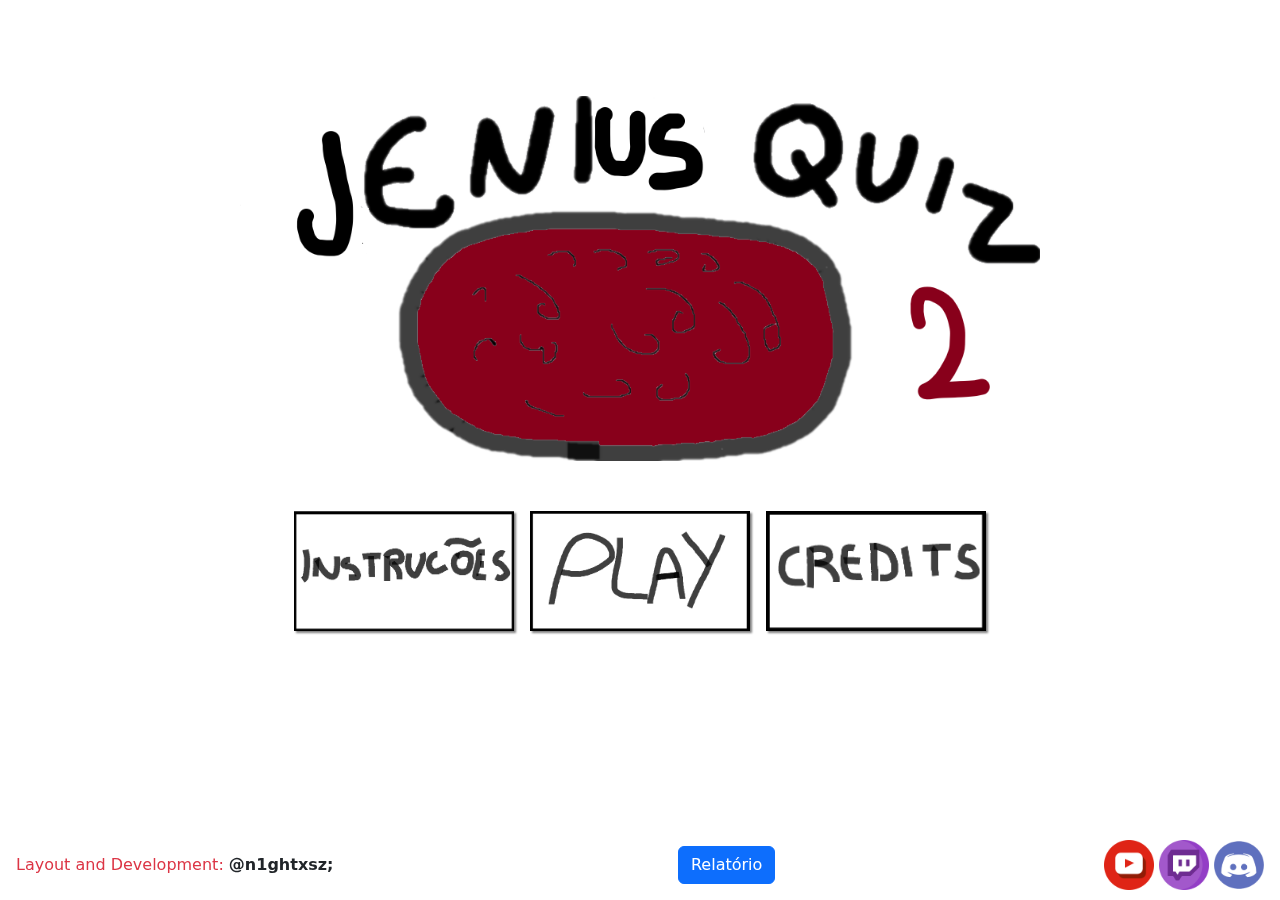
<file: index.html>
<!DOCTYPE html>
<html lang="pt-br">

<head>
    <meta charset="UTF-8">
    <meta name="viewport" content="width=device-width, initial-scale=1.0">
    <link rel="icon" type="x/icon" href="src/assets/images/brain_red.png">
    <link rel="stylesheet" href="src/styles/vendor/bootstrap-5.3.3-dist/css/bootstrap.css">
    <link rel="stylesheet" href="src/assets/fonts/fonts.css">
    <link rel="stylesheet" href="src/styles/pages/index.css">
    <link rel="stylesheet" href="src/styles/components/responsive.css">
    <link rel="stylesheet" href="src/styles/global.css">
    <link rel="stylesheet" href="src/styles/components/animations.css">
    <title>Jenius Quiz 2</title>
</head>

<body transition-style="out:circle:center">
    <audio id="failsound" src="src/assets/sounds/failsound.m4a"></audio>
    <div class="d-flex flex-column justify-content-center align-items-center">
        <main class="mt-5 d-flex justify-content-center align-items-center flex-column">
            <span class="text-center">Esta é a versão Mobile</span>
            <div class="d-flex flex-column align-items-center mt-5">
                <img src="src/assets/images/brain_red2.png" class="brain mx-auto">
            </div>
            <div class="buttons d-flex mx-auto gap-3">
                <a href="src/pages/instruction.html">
                    <img src="src/assets/images/instruction.png" width="220px" height="120px" class="button">
                </a>
                <a id="game_button">
                    <img src="src/assets/images/play_button.png" width="220px" height="120px"
                        class="button circle-out-center">
                </a>
                <a href="src/pages/credits.html">
                    <img src="src/assets/images/credits.png" width="220px" height="120px" class="button">
                </a>
            </div>
        </main>
        <section class="game d-none d-flex flex-column justify-content-center align-items-center vh-100">
            <div>
                <div id="q1" class="">
                    <h1 class="borda-pergunta">1. Qual mês foi lançado o Jenius Quiz 1?</h1>
                    <div class="question d-flex my-auto mt-5">
                        <button class="custom-button">Agosto</button>
                        <button class="custom-button" onclick="showNextQuestion('q1', 'q2')">Setembro</button>
                        <button class="custom-button">Junho</button>
                        <button class="custom-button">Julho</button>
                    </div>
                </div>
                <div id="q2" class="d-none">
                    <h1 class="borda-pergunta">2. O que retrata a medida anos-luz?</h1>
                    <div class="question d-flex gap-5 my-auto mt-5">
                        <button class="custom-button">Velocidade</button>
                        <button class="custom-button">Saturação da Luz</button>
                        <button class="custom-button">Tempo</button>
                        <button class="custom-button" onclick="showNextQuestion('q2', 'q3')">Distância</button>
                    </div>
                </div>
                <div id="q3" class="d-none">
                    <h1 class="borda-pergunta">3. Que vitamina é responsável por uma mineralização óssea adequada?</h1>
                    <div class="question d-flex gap-5 my-auto mt-5">
                        <button class="custom-button">Vitamina C</button>
                        <button class="custom-button" onclick="showNextQuestion('q3', 'q4')">Vitamina D</button>
                        <button class="custom-button">Vitamina A</button>
                        <button class="custom-button">Vitamina PP</button>
                    </div>
                </div>
                <div id="q4" class="d-none">
                    <h1 class="borda-pergunta">4. Quantos fusos horários existem no mundo?</h1>
                    <div class="question d-flex gap-5 my-auto mt-5">
                        <button class="custom-button" onclick="showNextQuestion('q4', 'q5')">24</button>
                        <button class="custom-button">38</button>
                        <button class="custom-button">12</button>
                        <button class="custom-button">18</button>
                    </div>
                </div>
                <div id="q5" class="d-none">
                    <h1 class="borda-pergunta">5. Qual era o nome de Constantinopla até 330 d.C?</h1>
                    <div class="question d-flex gap-5 my-auto mt-5">
                        <button class="custom-button">Birmânia</button>
                        <button class="custom-button">Osmania</button>
                        <button class="custom-button" onclick="showNextQuestion('q5', 'q6')">Bizâncio</button>
                        <button class="custom-button">Istambul</button>
                    </div>
                </div>
                <div id="q6" class="d-none">
                    <h1 class="borda-pergunta">6. A arte japonesa de dobrar papel é conhecida como:</h1>
                    <div class="question d-flex gap-5 my-auto mt-5">
                        <button class="custom-button">Neburino</button>
                        <button class="custom-button" onclick="showNextQuestion('q6', 'q7')">Origami</button>
                        <button class="custom-button">Koshiniwa</button>
                        <button class="custom-button">Wabi-sabi</button>
                    </div>
                </div>
                <div id="q7" class="d-none">
                    <h1 class="borda-pergunta">7. Qual era o nome do amigo e companheiro de Sherlock Holmes?</h1>
                    <div class="question d-flex gap-5 my-auto mt-5">
                        <button class="custom-button" onclick="showNextQuestion('q7', 'q8')">Watson</button>
                        <button class="custom-button">Bruce</button>
                        <button class="custom-button">Cobre</button>
                        <button class="custom-button">Doyle</button>
                    </div>
                </div>
                <div id="q8" class="d-none">
                    <h1 class="borda-pergunta">8. Qual é o nome da rena do nariz vermelho do Papai Noel?</h1>
                    <div class="question d-flex gap-5 my-auto mt-5">
                        <button class="custom-button">Rudy</button>
                        <button class="custom-button">Beleza</button>
                        <button class="custom-button">Adolfo</button>
                        <button class="custom-button" onclick="showNextQuestion('q8', 'q9')">Rudolf</button>
                    </div>
                </div>
                <div id="q9" class="d-none">
                    <h1 class="borda-pergunta">9. No Minecraft, qual é a definição para a sigla HG, de modo popular
                    </h1>
                    <div class="question d-flex gap-5 my-auto mt-5">
                        <button class="custom-button">Hardicore Games</button>
                        <button class="custom-button" onclick="showNextQuestion('q9', 'q10')">Hunger Games</button>
                        <button class="custom-button">Health Games</button>
                        <button class="custom-button">Hungary Games</button>
                    </div>
                </div>
                <div id="q10" class="d-none">
                    <h1 class="borda-pergunta">10. O que significa a sigla FPS?, em games.</h1>
                    <div class="question d-flex gap-5 my-auto mt-5">
                        <button class="custom-button">Flame Person Shooter</button>
                        <button class="custom-button">Fire Person Shooter</button>
                        <button class="custom-button" onclick="showNextQuestion('q10', 'q11')">First Person Shooter</button>
                        <button class="custom-button">Flick Person Shooter</button>
                    </div>
                </div>
                <div id="q11" class="d-none">
                    <h1 class="borda-pergunta">11. Escolha corretamente</h1>
                    <div class="question d-flex gap-5 my-auto mt-5">
                        <div class="w-75 border border-5 border-dark p-3 gap-5 mx-auto my-auto">
                            <button style="width: 40px; height: 40px;" class="rounded-5"></button>
                            <button style="width: 40px; height: 40px;" class="rounded-5"></button>
                            <button style="width: 40px; height: 40px;" class="rounded-5"></button>
                            <button style="width: 40px; height: 40px;" class="rounded-5"></button>
                            <button style="width: 40px; height: 40px;" class="rounded-5"></button>
                            <button style="width: 40px; height: 40px;" class="rounded-5"></button>
                            <button style="width: 40px; height: 40px;" class="rounded-5"></button>
                            <button style="width: 40px; height: 40px;" class="rounded-5"></button>
                            <button style="width: 40px; height: 40px;" class="rounded-5"></button>
                            <button style="width: 40px; height: 40px;" class="rounded-5"></button>
                            <button style="width: 40px; height: 40px;" class="rounded-5"></button>
                            <button style="width: 40px; height: 40px;" class="rounded-5"></button>
                            <button style="width: 40px; height: 40px;" class="rounded-5"></button>
                            <button style="width: 40px; height: 40px;" class="rounded-5"></button>
                            <button style="width: 40px; height: 40px;" class="rounded-5"></button>
                            <button style="width: 40px; height: 40px;" class="rounded-5"></button>
                            <button style="width: 40px; height: 40px;" class="rounded-5"></button>
                            <button style="width: 40px; height: 40px;" class="rounded-5"></button>
                            <button style="width: 40px; height: 40px;" class="rounded-5"></button>
                            <button style="width: 40px; height: 40px;" class="rounded-5"></button>
                            <button style="width: 40px; height: 40px;" class="rounded-5"></button>
                            <button style="width: 40px; height: 40px;" class="rounded-5"></button>
                            <button style="width: 40px; height: 40px;" class="rounded-5"></button>
                            <button style="width: 40px; height: 40px;" class="rounded-5"></button>
                            <button style="width: 40px; height: 40px;" class="rounded-5"></button>
                            <button style="width: 40px; height: 40px;" class="rounded-5"></button>
                            <button style="width: 40px; height: 40px;" class="rounded-5"></button>
                            <button style="width: 40px; height: 40px;" class="rounded-5"></button>
                            <button style="width: 40px; height: 40px;" class="rounded-5"></button>
                            <button style="width: 40px; height: 40px;" class="rounded-5"></button>
                            <button style="width: 40px; height: 40px;" class="rounded-5"></button>
                            <button style="width: 40px; height: 40px;" class="rounded-5"></button>
                            <button style="width: 40px; height: 40px;" class="rounded-5"></button>
                            <button style="width: 40px; height: 40px;" class="rounded-5"></button>
                            <button style="width: 40px; height: 40px;" class="rounded-5"></button>
                            <button style="width: 40px; height: 40px;" class="rounded-5"></button>
                            <button style="width: 40px; height: 40px;" class="rounded-5"></button>
                            <button style="width: 40px; height: 40px;" class="rounded-5"></button>
                            <button style="width: 40px; height: 40px;" class="rounded-5"></button>
                            <button style="width: 40px; height: 40px;" class="rounded-5"></button>
                            <button style="width: 40px; height: 40px;" class="rounded-5"></button>
                            <button style="width: 40px; height: 40px;" class="rounded-5"></button>
                            <button style="width: 40px; height: 40px;" class="rounded-5"></button>
                            <button style="width: 40px; height: 40px;" class="rounded-5"></button>
                            <button style="width: 40px; height: 40px;" class="rounded-5"></button>
                            <button style="width: 40px; height: 40px;" class="rounded-5"></button>
                            <button style="width: 40px; height: 40px;" class="rounded-5"></button>
                            <button style="width: 40px; height: 40px;" class="rounded-5"></button>
                            <button style="width: 40px; height: 40px;" class="rounded-5"></button>
                            <button style="width: 40px; height: 40px;" class="rounded-5"></button>
                            <button style="width: 40px; height: 40px;" class="rounded-5"></button>
                            <button style="width: 40px; height: 40px;" class="rounded-5"></button>
                            <button style="width: 40px; height: 40px;" class="rounded-5"></button>
                            <button style="width: 40px; height: 40px;" class="rounded-5"></button>
                            <button style="width: 40px; height: 40px;" class="rounded-5"></button>
                            <button style="width: 40px; height: 40px;" class="rounded-5"></button>
                            <button style="width: 40px; height: 40px;" class="rounded-5"></button>
                            <button style="width: 40px; height: 40px;" class="rounded-5"></button>
                            <button style="width: 40px; height: 40px;" class="rounded-5"></button>
                            <button style="width: 40px; height: 40px;" class="rounded-5"></button>
                            <button style="width: 40px; height: 40px;" class="rounded-5"></button>
                            <button style="width: 40px; height: 40px;" class="rounded-5"></button>
                            <button style="width: 40px; height: 40px;" class="rounded-5"></button>
                            <button style="width: 40px; height: 40px;" class="rounded-5"></button>
                            <button style="width: 40px; height: 40px;" class="rounded-5"></button>
                            <button style="width: 40px; height: 40px;" class="rounded-5"></button>
                            <button style="width: 40px; height: 40px;" class="rounded-5"></button>
                            <button style="width: 40px; height: 40px;" class="rounded-5"></button>
                            <button style="width: 40px; height: 40px;" class="rounded-5"></button>
                            <button style="width: 40px; height: 40px;" class="rounded-5"></button>
                            <button style="width: 40px; height: 40px;" class="rounded-5"></button>
                            <button style="width: 40px; height: 40px;" class="rounded-5"></button>
                            <button style="width: 40px; height: 40px;" class="rounded-5"></button>
                            <button style="width: 40px; height: 40px;" class="rounded-5"></button>
                            <button style="width: 40px; height: 40px;" class="rounded-5"></button>
                            <button style="width: 40px; height: 40px;" class="rounded-5"></button>
                            <button style="width: 40px; height: 40px;" class="rounded-5"></button>
                            <button style="width: 40px; height: 40px;" class="rounded-5"></button>
                            <button style="width: 40px; height: 40px;" class="rounded-5"></button>
                            <button style="width: 40px; height: 40px;" class="rounded-5"></button>
                            <button style="width: 40px; height: 40px;" class="rounded-5"></button>
                            <button style="width: 40px; height: 40px;" class="rounded-5"></button>
                            <button style="width: 40px; height: 40px;" class="rounded-5"></button>
                            <button style="width: 40px; height: 40px;" class="rounded-5"></button>
                            <button style="width: 40px; height: 40px;" class="rounded-5"></button>
                            <button style="width: 40px; height: 40px;" class="rounded-5"></button>
                            <button style="width: 40px; height: 40px;" class="rounded-5"></button>
                            <button style="width: 40px; height: 40px;" class="rounded-5"></button>
                            <button style="width: 40px; height: 40px;" class="rounded-5"></button>
                            <button style="width: 40px; height: 40px;" class="rounded-5"></button>
                            <button style="width: 40px; height: 40px;" class="rounded-5"></button>
                            <button style="width: 40px; height: 40px;" class="rounded-5"></button>
                            <button style="width: 40px; height: 40px;" class="rounded-5"></button>
                            <button style="width: 40px; height: 40px;" class="rounded-5"></button>
                            <button style="width: 40px; height: 40px;" class="rounded-5"></button>
                            <button style="width: 40px; height: 40px;" class="rounded-5"></button>
                            <button style="width: 40px; height: 40px;" class="rounded-5"></button>
                            <button style="width: 40px; height: 40px;" class="rounded-5"></button>
                            <button style="width: 40px; height: 40px;" class="rounded-5"></button>
                            <button style="width: 40px; height: 40px;" class="rounded-5"></button>
                            <button style="width: 40px; height: 40px;" class="rounded-5"></button>
                            <button style="width: 40px; height: 40px;" class="rounded-5"></button>
                            <button style="width: 40px; height: 40px;" class="rounded-5"></button>
                            <button style="width: 40px; height: 40px;" class="rounded-5"></button>
                            <button style="width: 40px; height: 40px;" class="rounded-5"></button>
                            <button style="width: 40px; height: 40px;" class="rounded-5"></button>
                            <button style="width: 40px; height: 40px;" class="rounded-5"></button>
                            <button style="width: 40px; height: 40px;" class="rounded-5"></button>
                            <button style="width: 40px; height: 40px;" class="rounded-5"></button>
                            <button style="width: 40px; height: 40px;" class="rounded-5"></button>
                            <button style="width: 40px; height: 40px;" class="rounded-5"></button>
                            <button style="width: 40px; height: 40px;" class="rounded-5"></button>
                            <button style="width: 40px; height: 40px;" class="rounded-5 green"
                                onclick="showNextQuestion('q11', 'q12')"></button>
                            <button style="width: 40px; height: 40px;" class="rounded-5"></button>
                            <button style="width: 40px; height: 40px;" class="rounded-5"></button>
                            <button style="width: 40px; height: 40px;" class="rounded-5"></button>
                            <button style="width: 40px; height: 40px;" class="rounded-5"></button>
                            <button style="width: 40px; height: 40px;" class="rounded-5"></button>
                            <button style="width: 40px; height: 40px;" class="rounded-5"></button>
                            <button style="width: 40px; height: 40px;" class="rounded-5"></button>
                            <button style="width: 40px; height: 40px;" class="rounded-5"></button>
                            <button style="width: 40px; height: 40px;" class="rounded-5"></button>
                            <button style="width: 40px; height: 40px;" class="rounded-5"></button>
                            <button style="width: 40px; height: 40px;" class="rounded-5"></button>
                            <button style="width: 40px; height: 40px;" class="rounded-5"></button>
                            <button style="width: 40px; height: 40px;" class="rounded-5"></button>
                            <button style="width: 40px; height: 40px;" class="rounded-5"></button>
                            <button style="width: 40px; height: 40px;" class="rounded-5"></button>
                            <button style="width: 40px; height: 40px;" class="rounded-5"></button>
                            <button style="width: 40px; height: 40px;" class="rounded-5"></button>
                            <button style="width: 40px; height: 40px;" class="rounded-5"></button>
                            <button style="width: 40px; height: 40px;" class="rounded-5"></button>
                            <button style="width: 40px; height: 40px;" class="rounded-5"></button>
                            <button style="width: 40px; height: 40px;" class="rounded-5"></button>
                            <button style="width: 40px; height: 40px;" class="rounded-5"></button>
                            <button style="width: 40px; height: 40px;" class="rounded-5"></button>
                            <button style="width: 40px; height: 40px;" class="rounded-5"></button>
                            <button style="width: 40px; height: 40px;" class="rounded-5"></button>
                            <button style="width: 40px; height: 40px;" class="rounded-5"></button>
                            <button style="width: 40px; height: 40px;" class="rounded-5"></button>
                            <button style="width: 40px; height: 40px;" class="rounded-5"></button>
                            <button style="width: 40px; height: 40px;" class="rounded-5"></button>
                            <button style="width: 40px; height: 40px;" class="rounded-5"></button>
                            <button style="width: 40px; height: 40px;" class="rounded-5"></button>
                            <button style="width: 40px; height: 40px;" class="rounded-5"></button>
                            <button style="width: 40px; height: 40px;" class="rounded-5"></button>
                            <button style="width: 40px; height: 40px;" class="rounded-5"></button>
                            <button style="width: 40px; height: 40px;" class="rounded-5"></button>
                            <button style="width: 40px; height: 40px;" class="rounded-5"></button>
                            <button style="width: 40px; height: 40px;" class="rounded-5"></button>
                            <button style="width: 40px; height: 40px;" class="rounded-5"></button>
                            <button style="width: 40px; height: 40px;" class="rounded-5"></button>
                            <button style="width: 40px; height: 40px;" class="rounded-5"></button>
                            <button style="width: 40px; height: 40px;" class="rounded-5"></button>
                            <button style="width: 40px; height: 40px;" class="rounded-5"></button>
                            <button style="width: 40px; height: 40px;" class="rounded-5"></button>
                            <button style="width: 40px; height: 40px;" class="rounded-5"></button>
                            <button style="width: 40px; height: 40px;" class="rounded-5"></button>
                            <button style="width: 40px; height: 40px;" class="rounded-5"></button>
                            <button style="width: 40px; height: 40px;" class="rounded-5"></button>
                            <button style="width: 40px; height: 40px;" class="rounded-5"></button>
                            <button style="width: 40px; height: 40px;" class="rounded-5"></button>
                            <button style="width: 40px; height: 40px;" class="rounded-5"></button>
                            <button style="width: 40px; height: 40px;" class="rounded-5"></button>
                            <button style="width: 40px; height: 40px;" class="rounded-5"></button>
                            <button style="width: 40px; height: 40px;" class="rounded-5"></button>
                            <button style="width: 40px; height: 40px;" class="rounded-5"></button>
                            <button style="width: 40px; height: 40px;" class="rounded-5"></button>
                            <button style="width: 40px; height: 40px;" class="rounded-5"></button>
                            <button style="width: 40px; height: 40px;" class="rounded-5"></button>
                            <button style="width: 40px; height: 40px;" class="rounded-5"></button>
                            <button style="width: 40px; height: 40px;" class="rounded-5"></button>
                            <button style="width: 40px; height: 40px;" class="rounded-5"></button>
                            <button style="width: 40px; height: 40px;" class="rounded-5"></button>
                            <button style="width: 40px; height: 40px;" class="rounded-5"></button>
                            <button style="width: 40px; height: 40px;" class="rounded-5"></button>
                            <button style="width: 40px; height: 40px;" class="rounded-5"></button>
                            <button style="width: 40px; height: 40px;" class="rounded-5"></button>
                            <button style="width: 40px; height: 40px;" class="rounded-5"></button>
                            <button style="width: 40px; height: 40px;" class="rounded-5"></button>
                            <button style="width: 40px; height: 40px;" class="rounded-5"></button>
                            <button style="width: 40px; height: 40px;" class="rounded-5"></button>
                            <button style="width: 40px; height: 40px;" class="rounded-5"></button>
                            <button style="width: 40px; height: 40px;" class="rounded-5"></button>
                            <button style="width: 40px; height: 40px;" class="rounded-5"></button>
                            <button style="width: 40px; height: 40px;" class="rounded-5"></button>
                            <button style="width: 40px; height: 40px;" class="rounded-5"></button>
                            <button style="width: 40px; height: 40px;" class="rounded-5"></button>
                            <button style="width: 40px; height: 40px;" class="rounded-5"></button>
                            <button style="width: 40px; height: 40px;" class="rounded-5"></button>
                            <button style="width: 40px; height: 40px;" class="rounded-5"></button>
                            <button style="width: 40px; height: 40px;" class="rounded-5"></button>
                            <button style="width: 40px; height: 40px;" class="rounded-5"></button>
                            <button style="width: 40px; height: 40px;" class="rounded-5"></button>
                            <button style="width: 40px; height: 40px;" class="rounded-5"></button>
                            <button style="width: 40px; height: 40px;" class="rounded-5"></button>
                            <button style="width: 40px; height: 40px;" class="rounded-5"></button>
                            <button style="width: 40px; height: 40px;" class="rounded-5"></button>
                            <button style="width: 40px; height: 40px;" class="rounded-5"></button>
                            <button style="width: 40px; height: 40px;" class="rounded-5"></button>
                            <button style="width: 40px; height: 40px;" class="rounded-5"></button>
                            <button style="width: 40px; height: 40px;" class="rounded-5"></button>
                            <button style="width: 40px; height: 40px;" class="rounded-5"></button>
                            <button style="width: 40px; height: 40px;" class="rounded-5"></button>
                            <button style="width: 40px; height: 40px;" class="rounded-5"></button>
                            <button style="width: 40px; height: 40px;" class="rounded-5"></button>
                            <button style="width: 40px; height: 40px;" class="rounded-5"></button>
                            <button style="width: 40px; height: 40px;" class="rounded-5"></button>
                            <button style="width: 40px; height: 40px;" class="rounded-5"></button>
                            <button style="width: 40px; height: 40px;" class="rounded-5"></button>
                            <button style="width: 40px; height: 40px;" class="rounded-5"></button>
                            <button style="width: 40px; height: 40px;" class="rounded-5"></button>
                            <button style="width: 40px; height: 40px;" class="rounded-5"></button>
                            <button style="width: 40px; height: 40px;" class="rounded-5"></button>
                            <button style="width: 40px; height: 40px;" class="rounded-5"></button>
                            <button style="width: 40px; height: 40px;" class="rounded-5"></button>
                            <button style="width: 40px; height: 40px;" class="rounded-5"></button>
                            <button style="width: 40px; height: 40px;" class="rounded-5"></button>
                            <button style="width: 40px; height: 40px;" class="rounded-5"></button>
                            <button style="width: 40px; height: 40px;" class="rounded-5"></button>
                            <button style="width: 40px; height: 40px;" class="rounded-5"></button>
                            <button style="width: 40px; height: 40px;" class="rounded-5"></button>
                            <button style="width: 40px; height: 40px;" class="rounded-5"></button>
                            <button style="width: 40px; height: 40px;" class="rounded-5"></button>
                            <button style="width: 40px; height: 40px;" class="rounded-5"></button>
                            <button style="width: 40px; height: 40px;" class="rounded-5"></button>
                            <button style="width: 40px; height: 40px;" class="rounded-5"></button>
                            <button style="width: 40px; height: 40px;" class="rounded-5"></button>
                            <button style="width: 40px; height: 40px;" class="rounded-5"></button>
                            <button style="width: 40px; height: 40px;" class="rounded-5"></button>
                            <button style="width: 40px; height: 40px;" class="rounded-5"></button>
                            <button style="width: 40px; height: 40px;" class="rounded-5"></button>
                            <button style="width: 40px; height: 40px;" class="rounded-5"></button>
                            <button style="width: 40px; height: 40px;" class="rounded-5"></button>
                            <button style="width: 40px; height: 40px;" class="rounded-5"></button>
                            <button style="width: 40px; height: 40px;" class="rounded-5"></button>
                            <button style="width: 40px; height: 40px;" class="rounded-5"></button>
                            <button style="width: 40px; height: 40px;" class="rounded-5"></button>
                            <button style="width: 40px; height: 40px;" class="rounded-5"></button>
                            <button style="width: 40px; height: 40px;" class="rounded-5"></button>
                            <button style="width: 40px; height: 40px;" class="rounded-5"></button>
                            <button style="width: 40px; height: 40px;" class="rounded-5"></button>
                            <button style="width: 40px; height: 40px;" class="rounded-5"></button>
                            <button style="width: 40px; height: 40px;" class="rounded-5"></button>
                            <button style="width: 40px; height: 40px;" class="rounded-5"></button>
                            <button style="width: 40px; height: 40px;" class="rounded-5"></button>
                            <button style="width: 40px; height: 40px;" class="rounded-5"></button>
                            <button style="width: 40px; height: 40px;" class="rounded-5"></button>
                            <button style="width: 40px; height: 40px;" class="rounded-5"></button>
                            <button style="width: 40px; height: 40px;" class="rounded-5"></button>
                            <button style="width: 40px; height: 40px;" class="rounded-5"></button>
                            <button style="width: 40px; height: 40px;" class="rounded-5"></button>
                            <button style="width: 40px; height: 40px;" class="rounded-5"></button>
                            <button style="width: 40px; height: 40px;" class="rounded-5"></button>
                            <button style="width: 40px; height: 40px;" class="rounded-5"></button>
                            <button style="width: 40px; height: 40px;" class="rounded-5"></button>
                            <button style="width: 40px; height: 40px;" class="rounded-5"></button>
                            <button style="width: 40px; height: 40px;" class="rounded-5"></button>
                            <button style="width: 40px; height: 40px;" class="rounded-5"></button>
                            <button style="width: 40px; height: 40px;" class="rounded-5"></button>
                            <button style="width: 40px; height: 40px;" class="rounded-5"></button>
                            <button style="width: 40px; height: 40px;" class="rounded-5"></button>
                            <button style="width: 40px; height: 40px;" class="rounded-5"></button>
                            <button style="width: 40px; height: 40px;" class="rounded-5"></button>
                            <button style="width: 40px; height: 40px;" class="rounded-5"></button>
                            <button style="width: 40px; height: 40px;" class="rounded-5"></button>
                            <button style="width: 40px; height: 40px;" class="rounded-5"></button>
                            <button style="width: 40px; height: 40px;" class="rounded-5"></button>
                            <button style="width: 40px; height: 40px;" class="rounded-5"></button>
                            <button style="width: 40px; height: 40px;" class="rounded-5"></button>
                            <button style="width: 40px; height: 40px;" class="rounded-5"></button>
                            <button style="width: 40px; height: 40px;" class="rounded-5"></button>
                            <button style="width: 40px; height: 40px;" class="rounded-5"></button>
                            <button style="width: 40px; height: 40px;" class="rounded-5"></button>
                            <button style="width: 40px; height: 40px;" class="rounded-5"></button>
                            <button style="width: 40px; height: 40px;" class="rounded-5"></button>
                            <button style="width: 40px; height: 40px;" class="rounded-5"></button>
                            <button style="width: 40px; height: 40px;" class="rounded-5"></button>
                            <button style="width: 40px; height: 40px;" class="rounded-5"></button>
                            <button style="width: 40px; height: 40px;" class="rounded-5"></button>
                            <button style="width: 40px; height: 40px;" class="rounded-5"></button>
                            <button style="width: 40px; height: 40px;" class="rounded-5"></button>
                            <button style="width: 40px; height: 40px;" class="rounded-5"></button>
                            <button style="width: 40px; height: 40px;" class="rounded-5"></button>
                            <button style="width: 40px; height: 40px;" class="rounded-5"></button>
                            <button style="width: 40px; height: 40px;" class="rounded-5"></button>
                            <button style="width: 40px; height: 40px;" class="rounded-5"></button>
                            <button style="width: 40px; height: 40px;" class="rounded-5"></button>
                            <button style="width: 40px; height: 40px;" class="rounded-5"></button>
                            <button style="width: 40px; height: 40px;" class="rounded-5"></button>
                            <button style="width: 40px; height: 40px;" class="rounded-5"></button>
                            <button style="width: 40px; height: 40px;" class="rounded-5"></button>
                            <button style="width: 40px; height: 40px;" class="rounded-5"></button>
                            <button style="width: 40px; height: 40px;" class="rounded-5"></button>
                            <button style="width: 40px; height: 40px;" class="rounded-5"></button>
                            <button style="width: 40px; height: 40px;" class="rounded-5"></button>
                            <button style="width: 40px; height: 40px;" class="rounded-5"></button>
                            <button style="width: 40px; height: 40px;" class="rounded-5"></button>
                            <button style="width: 40px; height: 40px;" class="rounded-5"></button>
                            <button style="width: 40px; height: 40px;" class="rounded-5"></button>
                            <button style="width: 40px; height: 40px;" class="rounded-5"></button>
                            <button style="width: 40px; height: 40px;" class="rounded-5"></button>
                            <button style="width: 40px; height: 40px;" class="rounded-5"></button>
                            <button style="width: 40px; height: 40px;" class="rounded-5"></button>
                            <button style="width: 40px; height: 40px;" class="rounded-5"></button>
                            <button style="width: 40px; height: 40px;" class="rounded-5"></button>
                            <button style="width: 40px; height: 40px;" class="rounded-5"></button>
                            <button style="width: 40px; height: 40px;" class="rounded-5"></button>
                            <button style="width: 40px; height: 40px;" class="rounded-5"></button>
                            <button style="width: 40px; height: 40px;" class="rounded-5"></button>
                            <button style="width: 40px; height: 40px;" class="rounded-5"></button>
                            <button style="width: 40px; height: 40px;" class="rounded-5"></button>
                            <button style="width: 40px; height: 40px;" class="rounded-5"></button>
                            <button style="width: 40px; height: 40px;" class="rounded-5"></button>
                            <button style="width: 40px; height: 40px;" class="rounded-5"></button>
                            <button style="width: 40px; height: 40px;" class="rounded-5"></button>
                            <button style="width: 40px; height: 40px;" class="rounded-5"></button>
                            <button style="width: 40px; height: 40px;" class="rounded-5"></button>
                            <button style="width: 40px; height: 40px;" class="rounded-5"></button>
                            <button style="width: 40px; height: 40px;" class="rounded-5"></button>
                            <button style="width: 40px; height: 40px;" class="rounded-5"></button>
                            <button style="width: 40px; height: 40px;" class="rounded-5"></button>
                            <button style="width: 40px; height: 40px;" class="rounded-5"></button>
                            <button style="width: 40px; height: 40px;" class="rounded-5"></button>
                            <button style="width: 40px; height: 40px;" class="rounded-5"></button>
                            <button style="width: 40px; height: 40px;" class="rounded-5"></button>
                            <button style="width: 40px; height: 40px;" class="rounded-5"></button>
                            <button style="width: 40px; height: 40px;" class="rounded-5"></button>
                            <button style="width: 40px; height: 40px;" class="rounded-5"></button>
                            <button style="width: 40px; height: 40px;" class="rounded-5"></button>
                            <button style="width: 40px; height: 40px;" class="rounded-5"></button>
                            <button style="width: 40px; height: 40px;" class="rounded-5"></button>
                            <button style="width: 40px; height: 40px;" class="rounded-5"></button>
                            <button style="width: 40px; height: 40px;" class="rounded-5"></button>
                            <button style="width: 40px; height: 40px;" class="rounded-5"></button>
                            <button style="width: 40px; height: 40px;" class="rounded-5"></button>
                            <button style="width: 40px; height: 40px;" class="rounded-5"></button>
                            <button style="width: 40px; height: 40px;" class="rounded-5"></button>
                            <button style="width: 40px; height: 40px;" class="rounded-5"></button>
                            <button style="width: 40px; height: 40px;" class="rounded-5"></button>
                            <button style="width: 40px; height: 40px;" class="rounded-5"></button>
                            <button style="width: 40px; height: 40px;" class="rounded-5"></button>
                            <button style="width: 40px; height: 40px;" class="rounded-5"></button>
                            <button style="width: 40px; height: 40px;" class="rounded-5"></button>
                            <button style="width: 40px; height: 40px;" class="rounded-5"></button>
                            <button style="width: 40px; height: 40px;" class="rounded-5"></button>
                            <button style="width: 40px; height: 40px;" class="rounded-5"></button>
                            <button style="width: 40px; height: 40px;" class="rounded-5"></button>
                            <button style="width: 40px; height: 40px;" class="rounded-5"></button>
                            <button style="width: 40px; height: 40px;" class="rounded-5"></button>
                            <button style="width: 40px; height: 40px;" class="rounded-5"></button>
                            <button style="width: 40px; height: 40px;" class="rounded-5"></button>
                            <button style="width: 40px; height: 40px;" class="rounded-5"></button>
                            <button style="width: 40px; height: 40px;" class="rounded-5"></button>
                            <button style="width: 40px; height: 40px;" class="rounded-5"></button>
                            <button style="width: 40px; height: 40px;" class="rounded-5"></button>
                            <button style="width: 40px; height: 40px;" class="rounded-5"></button>
                            <button style="width: 40px; height: 40px;" class="rounded-5"></button>
                            <button style="width: 40px; height: 40px;" class="rounded-5"></button>
                            <button style="width: 40px; height: 40px;" class="rounded-5"></button>
                            <button style="width: 40px; height: 40px;" class="rounded-5"></button>
                            <button style="width: 40px; height: 40px;" class="rounded-5"></button>
                            <button style="width: 40px; height: 40px;" class="rounded-5"></button>
                            <button style="width: 40px; height: 40px;" class="rounded-5"></button>
                            <button style="width: 40px; height: 40px;" class="rounded-5"></button>
                            <button style="width: 40px; height: 40px;" class="rounded-5"></button>
                            <button style="width: 40px; height: 40px;" class="rounded-5"></button>
                            <button style="width: 40px; height: 40px;" class="rounded-5"></button>
                            <button style="width: 40px; height: 40px;" class="rounded-5"></button>
                            <button style="width: 40px; height: 40px;" class="rounded-5"></button>
                            <button style="width: 40px; height: 40px;" class="rounded-5"></button>
                            <button style="width: 40px; height: 40px;" class="rounded-5"></button>
                            <button style="width: 40px; height: 40px;" class="rounded-5"></button>
                            <button style="width: 40px; height: 40px;" class="rounded-5"></button>
                            <button style="width: 40px; height: 40px;" class="rounded-5"></button>
                            <button style="width: 40px; height: 40px;" class="rounded-5"></button>
                            <button style="width: 40px; height: 40px;" class="rounded-5"></button>
                            <button style="width: 40px; height: 40px;" class="rounded-5"></button>
                            <button style="width: 40px; height: 40px;" class="rounded-5"></button>
                            <button style="width: 40px; height: 40px;" class="rounded-5"></button>
                            <button style="width: 40px; height: 40px;" class="rounded-5"></button>
                            <button style="width: 40px; height: 40px;" class="rounded-5"></button>
                            <button style="width: 40px; height: 40px;" class="rounded-5"></button>
                            <button style="width: 40px; height: 40px;" class="rounded-5"></button>
                            <button style="width: 40px; height: 40px;" class="rounded-5"></button>
                            <button style="width: 40px; height: 40px;" class="rounded-5"></button>
                            <button style="width: 40px; height: 40px;" class="rounded-5"></button>
                            <button style="width: 40px; height: 40px;" class="rounded-5"></button>
                            <button style="width: 40px; height: 40px;" class="rounded-5"></button>
                            <button style="width: 40px; height: 40px;" class="rounded-5"></button>
                            <button style="width: 40px; height: 40px;" class="rounded-5"></button>
                            <button style="width: 40px; height: 40px;" class="rounded-5"></button>
                            <button style="width: 40px; height: 40px;" class="rounded-5"></button>
                            <button style="width: 40px; height: 40px;" class="rounded-5"></button>
                            <button style="width: 40px; height: 40px;" class="rounded-5"></button>
                            <button style="width: 40px; height: 40px;" class="rounded-5"></button>
                            <button style="width: 40px; height: 40px;" class="rounded-5"></button>
                            <button style="width: 40px; height: 40px;" class="rounded-5"></button>
                            <button style="width: 40px; height: 40px;" class="rounded-5"></button>
                            <button style="width: 40px; height: 40px;" class="rounded-5"></button>
                            <button style="width: 40px; height: 40px;" class="rounded-5"></button>
                            <button style="width: 40px; height: 40px;" class="rounded-5"></button>
                            <button style="width: 40px; height: 40px;" class="rounded-5"></button>
                            <button style="width: 40px; height: 40px;" class="rounded-5"></button>
                            <button style="width: 40px; height: 40px;" class="rounded-5"></button>
                            <button style="width: 40px; height: 40px;" class="rounded-5"></button>
                            <button style="width: 40px; height: 40px;" class="rounded-5"></button>
                            <button style="width: 40px; height: 40px;" class="rounded-5"></button>
                            <button style="width: 40px; height: 40px;" class="rounded-5"></button>
                            <button style="width: 40px; height: 40px;" class="rounded-5"></button>
                            <button style="width: 40px; height: 40px;" class="rounded-5"></button>
                            <button style="width: 40px; height: 40px;" class="rounded-5"></button>
                            <button style="width: 40px; height: 40px;" class="rounded-5"></button>
                            <button style="width: 40px; height: 40px;" class="rounded-5"></button>
                            <button style="width: 40px; height: 40px;" class="rounded-5"></button>
                            <button style="width: 40px; height: 40px;" class="rounded-5"></button>
                            <button style="width: 40px; height: 40px;" class="rounded-5"></button>
                            <button style="width: 40px; height: 40px;" class="rounded-5"></button>
                            <button style="width: 40px; height: 40px;" class="rounded-5"></button>
                            <button style="width: 40px; height: 40px;" class="rounded-5"></button>
                            <button style="width: 40px; height: 40px;" class="rounded-5"></button>
                            <button style="width: 40px; height: 40px;" class="rounded-5"></button>
                            <button style="width: 40px; height: 40px;" class="rounded-5"></button>
                            <button style="width: 40px; height: 40px;" class="rounded-5"></button>
                            <button style="width: 40px; height: 40px;" class="rounded-5"></button>
                            <button style="width: 40px; height: 40px;" class="rounded-5"></button>
                            <button style="width: 40px; height: 40px;" class="rounded-5"></button>
                            <button style="width: 40px; height: 40px;" class="rounded-5"></button>
                            <button style="width: 40px; height: 40px;" class="rounded-5"></button>
                            <button style="width: 40px; height: 40px;" class="rounded-5"></button>
                            <button style="width: 40px; height: 40px;" class="rounded-5"></button>
                            <button style="width: 40px; height: 40px;" class="rounded-5"></button>
                            <button style="width: 40px; height: 40px;" class="rounded-5"></button>
                            <button style="width: 40px; height: 40px;" class="rounded-5"></button>
                            <button style="width: 40px; height: 40px;" class="rounded-5"></button>
                            <button style="width: 40px; height: 40px;" class="rounded-5"></button>
                            <button style="width: 40px; height: 40px;" class="rounded-5"></button>
                            <button style="width: 40px; height: 40px;" class="rounded-5"></button>
                            <button style="width: 40px; height: 40px;" class="rounded-5"></button>
                            <button style="width: 40px; height: 40px;" class="rounded-5"></button>
                            <button style="width: 40px; height: 40px;" class="rounded-5"></button>
                            <button style="width: 40px; height: 40px;" class="rounded-5"></button>
                            <button style="width: 40px; height: 40px;" class="rounded-5"></button>
                            <button style="width: 40px; height: 40px;" class="rounded-5"></button>
                            <button style="width: 40px; height: 40px;" class="rounded-5"></button>
                            <button style="width: 40px; height: 40px;" class="rounded-5"></button>
                            <button style="width: 40px; height: 40px;" class="rounded-5"></button>
                            <button style="width: 40px; height: 40px;" class="rounded-5"></button>
                            <button style="width: 40px; height: 40px;" class="rounded-5"></button>
                            <button style="width: 40px; height: 40px;" class="rounded-5"></button>
                            <button style="width: 40px; height: 40px;" class="rounded-5"></button>
                            <button style="width: 40px; height: 40px;" class="rounded-5"></button>
                            <button style="width: 40px; height: 40px;" class="rounded-5"></button>
                            <button style="width: 40px; height: 40px;" class="rounded-5"></button>
                            <button style="width: 40px; height: 40px;" class="rounded-5"></button>
                            <button style="width: 40px; height: 40px;" class="rounded-5"></button>
                            <button style="width: 40px; height: 40px;" class="rounded-5"></button>
                            <button style="width: 40px; height: 40px;" class="rounded-5"></button>
                            <button style="width: 40px; height: 40px;" class="rounded-5"></button>
                            <button style="width: 40px; height: 40px;" class="rounded-5"></button>
                            <button style="width: 40px; height: 40px;" class="rounded-5"></button>
                            <button style="width: 40px; height: 40px;" class="rounded-5"></button>
                            <button style="width: 40px; height: 40px;" class="rounded-5"></button>
                            <button style="width: 40px; height: 40px;" class="rounded-5"></button>
                            <button style="width: 40px; height: 40px;" class="rounded-5"></button>
                            <button style="width: 40px; height: 40px;" class="rounded-5"></button>
                            <button style="width: 40px; height: 40px;" class="rounded-5"></button>
                            <button style="width: 40px; height: 40px;" class="rounded-5"></button>
                            <button style="width: 40px; height: 40px;" class="rounded-5"></button>
                            <button style="width: 40px; height: 40px;" class="rounded-5"></button>
                            <button style="width: 40px; height: 40px;" class="rounded-5"></button>
                            <button style="width: 40px; height: 40px;" class="rounded-5"></button>
                            <button style="width: 40px; height: 40px;" class="rounded-5"></button>
                            <button style="width: 40px; height: 40px;" class="rounded-5"></button>
                            <button style="width: 40px; height: 40px;" class="rounded-5"></button>
                            <button style="width: 40px; height: 40px;" class="rounded-5"></button>
                            <button style="width: 40px; height: 40px;" class="rounded-5"></button>
                            <button style="width: 40px; height: 40px;" class="rounded-5"></button>
                            <button style="width: 40px; height: 40px;" class="rounded-5"></button>
                            <button style="width: 40px; height: 40px;" class="rounded-5"></button>
                            <button style="width: 40px; height: 40px;" class="rounded-5"></button>
                            <button style="width: 40px; height: 40px;" class="rounded-5"></button>
                            <button style="width: 40px; height: 40px;" class="rounded-5"></button>
                            <button style="width: 40px; height: 40px;" class="rounded-5"></button>
                            <button style="width: 40px; height: 40px;" class="rounded-5"></button>
                            <button style="width: 40px; height: 40px;" class="rounded-5"></button>
                            <button style="width: 40px; height: 40px;" class="rounded-5"></button>
                            <button style="width: 40px; height: 40px;" class="rounded-5"></button>
                            <button style="width: 40px; height: 40px;" class="rounded-5"></button>
                            <button style="width: 40px; height: 40px;" class="rounded-5"></button>
                            <button style="width: 40px; height: 40px;" class="rounded-5"></button>
                            <button style="width: 40px; height: 40px;" class="rounded-5"></button>
                            <button style="width: 40px; height: 40px;" class="rounded-5"></button>
                            <button style="width: 40px; height: 40px;" class="rounded-5"></button>
                            <button style="width: 40px; height: 40px;" class="rounded-5"></button>
                            <button style="width: 40px; height: 40px;" class="rounded-5"></button>
                            <button style="width: 40px; height: 40px;" class="rounded-5"></button>
                            <button style="width: 40px; height: 40px;" class="rounded-5"></button>
                            <button style="width: 40px; height: 40px;" class="rounded-5"></button>
                            <button style="width: 40px; height: 40px;" class="rounded-5"></button>
                            <button style="width: 40px; height: 40px;" class="rounded-5"></button>
                            <button style="width: 40px; height: 40px;" class="rounded-5"></button>
                            <button style="width: 40px; height: 40px;" class="rounded-5"></button>
                            <button style="width: 40px; height: 40px;" class="rounded-5"></button>
                            <button style="width: 40px; height: 40px;" class="rounded-5"></button>
                            <button style="width: 40px; height: 40px;" class="rounded-5"></button>
                            <button style="width: 40px; height: 40px;" class="rounded-5"></button>
                            <button style="width: 40px; height: 40px;" class="rounded-5"></button>
                            <button style="width: 40px; height: 40px;" class="rounded-5"></button>
                            <button style="width: 40px; height: 40px;" class="rounded-5"></button>

                        </div>
                    </div>
                </div>
                <div id="q12" class="d-none">
                    <h1 class="borda-pergunta">12. No Roblox como eram chamados os "sem-conta"?</h1>
                    <div class="question d-flex gap-5 my-auto mt-5">
                        <button class="custom-button">Users</button>
                        <button class="custom-button" onclick="showNextQuestion('q12', 'q13')">Guest</button>
                        <button class="custom-button">Nomes Aleátorios</button>
                        <button class="custom-button">Robloxians1</button>
                    </div>
                </div>
                <div id="q13" class="d-none">
                    <h1 class="borda-pergunta">13. Quais são as dimensões do campo de futebol?</h1>
                    <div class="question d-flex gap-5 my-auto mt-5">
                        <button class="custom-button" onclick="showNextQuestion('q13', 'q14')">105 x 68 m</button>
                        <button class="custom-button">120 x 70 m</button>
                        <button class="custom-button">110 x 68m</button>
                        <button class="custom-button">105 x 82 m</button>
                    </div>
                </div>
                <div id="q14" class="d-none">
                    <h1 class="borda-pergunta">14. No Fortnite, como se chama a skin mais valorizada?</h1>
                    <div class="question d-flex gap-5 my-auto mt-5">
                        <button class="custom-button">Cavaleira Rubra</button>
                        <button class="custom-button">Ikonik</button>
                        <button class="custom-button">Galaxy</button>
                        <button class="custom-button" onclick="showNextQuestion('q14', 'q15')">Renegade Raider</button>
                    </div>
                </div>
                <div id="q15" class="d-none">
                    <h1 class="borda-pergunta">15. Qual era a cor exata do Jenius Quiz 1?</h1>
                    <div class="question d-flex gap-5 my-auto mt-5">
                        <button class="custom-button" onclick="showNextQuestion('q15', 'q16')"><div style="width: 130px; height: 20px; background-color: #FFB6C1;" class="rounded-4"></div></button>
                        <button class="custom-button"><div style="width: 130px; height: 20px; background-color: #f0dee1;" class="rounded-4"></div></button>
                        <button class="custom-button"><div style="width: 130px; height: 20px; background-color: #e1bac0;" class="rounded-4"></div></button>
                        <button class="custom-button"><div style="width: 130px; height: 20px; background-color: #e88695;" class="rounded-4"></div></button>
                    </div>
                </div>
                <div id="q16" class="d-none">
                    <h1 class="borda-pergunta">16. Qual a gravidade da Lua?</h1>
                    <div class="question d-flex gap-5 my-auto mt-5">
                        <button class="custom-button">1,86 m/s²</button>
                        <button class="custom-button" onclick="showNextQuestion('q16', 'q17')">1,62 m/s²</button>
                        <button class="custom-button">2,69 m/s²</button>
                        <button class="custom-button">3,27 m/s²</button>
                    </div>
                </div>
                <div id="q17" class="d-none">
                    <h1 class="borda-pergunta">17. Qual a resposta da pergunta 4?</h1>
                    <div class="question d-flex gap-5 my-auto mt-5">
                        <button class="custom-button">38</button>
                        <button class="custom-button" onclick="showNextQuestion('q17', 'q18')">24</button>
                        <button class="custom-button">18</button>
                        <button class="custom-button">12</button>
                    </div>
                </div>
                <div id="q18" class="d-none">
                    <h1 class="borda-pergunta">18. O que faltou na pergunta da questão 9?</h1>
                    <div class="question d-flex gap-5 my-auto mt-5">
                        <button class="custom-button" onclick="showNextQuestion('q18', 'q19')">?</button>
                        <button class="custom-button">.</button>
                        <button class="custom-button">ta certa</button>
                        <button class="custom-button">resposta</button>
                    </div>
                </div>
                <div id="q19" class="d-none">
                    <h1 class="borda-pergunta">19. 1 byte = ? bits</h1>
                    <div class="question d-flex gap-5 my-auto mt-5">
                        <button class="custom-button">10</button>
                        <button class="custom-button">1024</button>
                        <button class="custom-button" onclick="showNextQuestion('q19', 'q20')">8</button>
                        <button class="custom-button">256</button>
                    </div>
                </div>
                <div id="q20" class="d-none">
                    <h1 class="borda-pergunta">20. De onde é a Shakira?</h1>
                    <div class="question d-flex gap-5 my-auto mt-5">
                        <button class="custom-button">Portugal</button>
                        <button class="custom-button" onclick="showNextQuestion('q20', 'q21')">Colômbia</button>
                        <button class="custom-button">Canadá</button>
                        <button class="custom-button">Brasil</button>
                    </div>
                </div>
                <div id="q21" class="d-none">
                    <h1 class="borda-pergunta">21. Soma de possíveis respostas até aqui KKK</h1>
                    <div class="question d-flex gap-5 my-auto mt-5">
                        <button class="custom-button">435</button>
                        <button class="custom-button">532</button>
                        <button class="custom-button">475</button>
                        <button class="custom-button">456</button>
                    </div>
                    <div id="escondido" onclick="showNextQuestion('q21', 'q22')">KKKKKKKKKKKK</div>
                </div>
                <div id="q22" class="d-none">
                    <h1 class="borda-pergunta">22. Três esquerdas formam uma?</h1>
                    <div class="question d-flex gap-5 my-auto mt-5">
                        <button class="custom-button">Parábola</button>
                        <button class="custom-button">Esquerda</button>
                        <button class="custom-button" onclick="showNextQuestion('q22', 'q23')">Direita</button>
                        <button class="custom-button">Reta</button>
                    </div>
                </div>
                <div id="q23" class="d-none">
                    <h1 class="borda-pergunta">23. Oposto do lado esquerdo contrário invertido e refletido</h1>
                    <div class="question d-flex gap-5 my-auto mt-5">
                        <button class="custom-button">Cima</button>
                        <button class="custom-button" onclick="showNextQuestion('q23', 'q24')">Esquerda</button>
                        <button class="custom-button">Direita</button>
                        <button class="custom-button">Baixo</button>
                    </div>
                </div>
                <div id="q24" class="d-none">
                    <h1 class="borda-pergunta">X. Questão?</h1>
                    <div class="question d-flex gap-5 my-auto mt-5">
                        <button class="custom-button">23</button>
                        <button class="custom-button" onclick="showNextQuestion('q24', 'q25')">24</button>
                        <button class="custom-button">25</button>
                        <button class="custom-button">22</button>
                    </div>
                </div>
                <div id="q25" class="d-none">
                    <h1 class="borda-pergunta">25. Em que ano foi criada a expressão: A Cobra vai fumar!?</h1>
                    <div class="question d-flex gap-5 my-auto mt-5">
                        <button class="custom-button">1950</button>
                        <button class="custom-button">1960</button>
                        <button class="custom-button" onclick="showNextQuestion('q25', 'q26')">1940</button>
                        <button class="custom-button">1930</button>
                    </div>
                </div>
                <div id="q26" class="d-none">
                    <h1 class="borda-pergunta">26. Língua criada pensando na comunicação internacional?</h1>
                    <div class="question d-flex gap-5 my-auto mt-5">
                        <button class="custom-button">Micénico</button>
                        <button class="custom-button" onclick="showNextQuestion('q26', 'q27')">Esperanto</button>
                        <button class="custom-button">Espanhol</button>
                        <button class="custom-button">Inglês</button>
                    </div>
                </div>
                <div id="q27" class="d-none">
                    <h1 class="borda-pergunta">27. Quantos meses do ano não têm mais de 30 dias?</h1>
                    <div class="question d-flex gap-5 my-auto mt-5">
                        <button class="custom-button" onclick="showNextQuestion('q27', 'q28')">5</button>
                        <button class="custom-button">8</button>
                        <button class="custom-button">6</button>
                        <button class="custom-button">7</button>
                    </div>
                </div>
                <div id="q28" class="d-none">
                    <h1 class="borda-pergunta">28. Quando um pato perde a pata, o que acontece?</h1>
                    <div class="question d-flex gap-5 my-auto mt-5">
                        <button class="custom-button">Manco</button>
                        <button class="custom-button" onclick="showNextQuestion('q28', 'q29')">Viúvo</button>
                        <button class="custom-button">Coringou</button>
                        <button class="custom-button">Bebe álcool</button>
                    </div>
                </div>
                <div id="q29" class="d-none">
                    <h1 class="borda-pergunta">29. Qual chega?</h1>
                    <img src="src/assets/images/quest30.png" alt="">
                    <div class="question d-flex gap-5 my-auto mt-5">
                        <button class="custom-button" onclick="showNextQuestion('q29', 'q30')">A</button>
                        <button class="custom-button">B</button>
                        <button class="custom-button">C</button>
                    </div>
                </div>
                <div id="q30" class="d-none">
                    <h1 class="borda-pergunta">30. Quais são as cores?</h1>
                    <div class="d-flex justify-content-center align-items-center mt-5">
                        <img src="src/assets/images/Bobs-Logo-300x200.jpg">
                    </div>
                    <div class="question d-flex gap-5 my-auto mt-5">
                        <button class="custom-button gap-3">
                            <div style="width: 20px; height: 45px; background-color: #ff0000;" class="rounded-4"></div>
                            <div style="width: 20px; height: 45px; background-color: #fcec16;" class="rounded-4"></div>
                            <div style="width: 20px; height: 45px; background-color: #1500ff;" class="rounded-4"></div>
                        </button>
                        <button class="custom-button gap-3">
                            <div style="width: 20px; height: 45px; background-color: #7a0505;" class="rounded-4"></div>
                            <div style="width: 20px; height: 45px; background-color: #0000ff;" class="rounded-4"></div>
                            <div style="width: 20px; height: 45px; background-color: #dac83e;" class="rounded-4"></div>
                        </button>
                        <button class="custom-button gap-3" onclick="showNextQuestion('q30', 'q31')">
                            <div style="width: 20px; height: 45px; background-color: #fb0301;" class="rounded-4"></div>
                            <div style="width: 20px; height: 45px; background-color: #0a208d;" class="rounded-4"></div>
                            <div style="width: 20px; height: 45px; background-color: #f7b100;" class="rounded-4"></div>
                        </button>
                        <button class="custom-button gap-3">
                            <div style="width: 20px; height: 45px; background-color: #382bf9;" class="rounded-4"></div>
                            <div style="width: 20px; height: 45px; background-color: #e72a2a;" class="rounded-4"></div>
                            <div style="width: 20px; height: 45px; background-color: #c98311;" class="rounded-4"></div>
                        </button>
                    </div>
                </div>
                <div id="q31" class="d-none">
                    <h1 class="borda-pergunta">31. O que há no meio estômago?</h1>
                    <div class="question d-flex gap-5 my-auto mt-5">
                        <button class="custom-button">Mucosa</button>
                        <button class="custom-button" onclick="showNextQuestion('q31', 'q32')">ôm</button>
                        <button class="custom-button">Ácido</button>
                        <button class="custom-button">Enzimas</button>
                    </div>
                </div>
                <div id="q32" class="d-none">
                    <h1 class="borda-pergunta">32. Qual é menor?</h1>
                    <div class="question d-flex gap-5 my-auto mt-5">
                        <button class="custom-button">Nêutron</button>
                        <button class="custom-button">Elétron</button>
                        <button class="custom-button">Próton</button>
                        <button class="custom-button" onclick="showNextQuestion('q32', 'q33')">Fóton</button>
                    </div>
                </div>
                <div id="q33" class="d-none">
                    <h1 class="borda-pergunta d-flex ">33. <div onclick="showNextQuestion('q33', 'q34')" class="mx-2">Fire </div> em inglês?</h1>
                    <div class="question d-flex gap-5 my-auto mt-5">
                        <button class="custom-button">Fogo</button>
                        <button class="custom-button">Chama</button>
                        <button class="custom-button">Fogaréu</button>
                        <button class="custom-button">Queima</button>
                    </div>
                </div>
                <div id="q34" class="d-none">
                    <h1 class="borda-pergunta">34. 7, 14, 28, 56,...</h1>
                    <div class="question d-flex gap-5 my-auto mt-5">
                        <button class="custom-button">105</button>
                        <button class="custom-button" onclick="showNextQuestion('q34', 'q35')">112</button>
                        <button class="custom-button">126</button>
                        <button class="custom-button">119</button>
                    </div>
                </div>
                <div id="q35" class="d-none">
                    <h1 class="borda-pergunta d-flex"><div onclick="showNextQuestion('q35', 'q36')">35</div>. qual destas?</h1>
                    <div class="question d-flex gap-5 my-auto mt-5">
                        <button class="custom-button">Esse</button>
                        <button class="custom-button">Será esse</button>
                        <button class="custom-button">Talvez esse</button>
                        <button class="custom-button">Esse aqui</button>
                    </div>
                </div>
                <div id="q36" class="d-none">
                    <h1 class="borda-pergunta">36. Qual sobrenome é mais comum no Brasil?</h1>
                    <div class="question d-flex gap-5 my-auto mt-5">
                        <button class="custom-button">Santos</button>
                        <button class="custom-button">Oliveira</button>
                        <button class="custom-button" onclick="showNextQuestion('q36', 'q37')">Silva</button>
                        <button class="custom-button">Souza</button>
                    </div>
                </div>
                <div id="q37" class="d-none">
                    <h1 class="borda-pergunta">37. Qual substância é mais comum na atmosfera?</h1>
                    <div class="question d-flex gap-5 my-auto mt-5">
                        <button class="custom-button">Carbono</button>
                        <button class="custom-button">Oxigênio</button>
                        <button class="custom-button">Hidrogênio</button>
                        <button class="custom-button" onclick="showNextQuestion('q37', 'q38')">Nitrogênio</button>
                    </div>
                </div>
                <div id="q38" class="d-none">
                    <h1 class="borda-pergunta">38. Qual linguagem de programação é a mais utilizada hoje em dia: 2025</h1>
                    <div class="question d-flex gap-5 my-auto mt-5">
                        <button class="custom-button">JavaScript</button>
                        <button class="custom-button" onclick="showNextQuestion('q38', 'q39')">Python</button>
                        <button class="custom-button">Java</button>
                        <button class="custom-button">C#</button>
                    </div>
                </div>
                <div id="q39" class="d-none">
                    <h1 class="borda-pergunta">X. <-- Próxima questão?</h1>
                    <div class="question d-flex gap-5 my-auto mt-5">
                        <button class="custom-button">39</button>
                        <button class="custom-button" onclick="showNextQuestion('q39', 'q40')">40</button>
                        <button class="custom-button">41</button>
                        <button class="custom-button">38</button>
                    </div>
                </div>
                <div id="q40" class="d-none">
                    <h1 class="borda-pergunta">40. Qual destes números é divisível por 7?</h1>
                    <div class="question d-flex gap-5 my-auto mt-5">
                        <button class="custom-button">196</button>
                        <button class="custom-button">175</button>
                        <button class="custom-button">154</button>
                        <button class="custom-button">147</button>
                    </div>
                </div>
                <div id="q41" class="d-none">
                    <h1 class="borda-pergunta">41. Qual empresa vale mais?</h1>
                    <div class="question d-flex gap-5 my-auto mt-5">
                        <button class="custom-button" onclick="showNextQuestion('q41', 'q42')">Apple</button>
                        <button class="custom-button">Microsoft</button>
                        <button class="custom-button">Facebook</button>
                        <button class="custom-button">Google</button>
                    </div>
                </div>
                <div id="q42" class="d-none">
                    <h1 class="borda-pergunta">42. Que forma é esta?</h1>
                    <div class="d-flex justify-content-center align-items-center mt-5">
                        <img src="src/assets/images/heptadecagono.png">
                    </div>
                    <div class="question d-flex gap-5 my-auto mt-5">
                        <button class="custom-button">Pentadecágono</button>
                        <button class="custom-button">Octadecágono</button>
                        <button class="custom-button" onclick="showNextQuestion('q42', 'q43')">Heptadecágono</button>
                        <button class="custom-button">Hexadecágono</button>
                    </div>
                </div>
                <div id="q43" class="d-none">
                    <h1 class="borda-pergunta">43. Qual foi o tipo de bomba utilizado na segunda guerra pelos EUA?</h1>
                    <div class="question d-flex gap-5 my-auto mt-5">
                        <button class="custom-button">Atômica</button>
                        <button class="custom-button">Nuclear</button>
                        <button class="custom-button">Gás</button>
                        <button class="custom-button">Fumaça</button>
                    </div>
                </div>
                <div id="q44" class="d-none">
                    <h1 class="borda-pergunta">44. A cada 15 minutos, o ponteiro longo do relógio percorre?</h1>
                    <div class="question d-flex gap-5 my-auto mt-5">
                        <button class="custom-button">Metade</button>
                        <button class="custom-button">Três quartos</button>
                        <button class="custom-button">Todo</button>
                        <button class="custom-button" onclick="showNextQuestion('q44', 'q45')">Um quarto</button>
                    </div>
                </div>
                <div id="q45" class="d-none">
                    <h1 class="borda-pergunta">45. O coração bate quantas mil vezes por dia aproximadamente?</h1>
                    <div class="question d-flex gap-5 my-auto mt-5">
                        <button class="custom-button" onclick="showNextQuestion('q45', 'q46')">100</button>
                        <button class="custom-button">90</button>
                        <button class="custom-button">70</button>
                        <button class="custom-button">150</button>
                    </div>
                </div>
                <div id="q46" class="d-none">
                    <h1 class="borda-pergunta">46. Qual a capacidade de um CD normal?</h1>
                    <div class="question d-flex gap-5 my-auto mt-5">
                        <button class="custom-button">420 mb</button>
                        <button class="custom-button">250 mb</button>
                        <button class="custom-button" onclick="showNextQuestion('q46', 'q47')">700 mb</button>
                        <button class="custom-button">2 GB</button>
                    </div>
                </div>
                <div id="q47" class="d-none">
                    <h1 class="borda-pergunta">47. Quando um jogador não está no jogo e nem no banco se chama?</h1>
                    <div class="question d-flex gap-5 my-auto mt-5">
                        <button class="custom-button">Titular</button>
                        <button class="custom-button">Substituto</button>
                        <button class="custom-button">Alternativo</button>
                        <button class="custom-button">Banco</button>
                    </div>
                </div>
                <div id="q48" class="d-none">
                    <h1 class="borda-pergunta">48. A tanatofobia é o medo de:</h1>
                    <div class="question d-flex gap-5 my-auto mt-5">
                        <button class="custom-button">Pessoas</button>
                        <button class="custom-button">Dançar</button>
                        <button class="custom-button" onclick="showNextQuestion('q48', 'q49')">Morte</button>
                        <button class="custom-button">Fantasmas</button>
                    </div>
                </div>
                <div id="q49" class="d-none">
                    <h1 class="borda-pergunta">49. O que é romboide?</h1>
                    <div class="question d-flex gap-5 my-auto mt-5">
                        <button class="custom-button" onclick="showNextQuestion('q49', 'q50')">Músculo</button>
                        <button class="custom-button">Polígono</button>
                        <button class="custom-button">Animal</button>
                        <button class="custom-button">Fruto</button>
                    </div>
                </div>
                <div id="q50" class="d-none">
                    <h1 class="borda-pergunta">50. Rouxinol?</h1>
                    <div class="question d-flex gap-5 my-auto mt-5">
                        <button class="custom-button">Remédio</button>
                        <button class="custom-button" onclick="showNextQuestion('q50', 'finish')">Pássaro</button>
                        <button class="custom-button">Peixe</button>
                        <button class="custom-button">Marca</button>
                    </div>
                </div>
                <div id="finish" class="d-none">
                    <img src="src/assets/images/brain_red2.png">
                    <div class="mt-5 d-flex flex-column justify-content-center align-items-center">
                        <h1>Você conseguiu!</h1>
                        <p>Parabéns, você completou o Jenius Quiz 2, com muita força, foco e fé.</p>
                        <form action="">
                            <button class="backbutton">Ir para o Inicio</button>
                        </form>
                    </div>
                </div>
            </div>
            <span class="newtralstudios d-none">
                <div id="Devs" class="right">
                    <p class="no-interaction" style="white-space: nowrap;">
                        <span id="todos">Todos</span> os direitos <span id="reserva">reserva</span>s <strong>@Newtral Studios</strong>
                    </p>
                </div>
            </span>
        </section>
        <span class="death d-none">
            <main>
                <div class="d-flex justify-content-center align-items-center">
                    <img src="src/assets/images/brain_red2.png" class="brain">
                </div>
                <form action="" class="d-flex justify-content-center align-items-center mt-5">
                    <button class="fail">You Fail</button>
                </form>
                <div id="mensagem">↗️ Toque para recomeçar ↖️</div>
            </main>
        </span>
        <footer class="d-flex align-items-center justify-content-between w-100">
            <p class="my-auto mx-3"><a class="text-danger text-decoration-none">Layout and Development:</a>
                <strong>@n1ghtxsz;</strong></p>
            <button type="button" class="relatorio btn btn-primary" data-bs-toggle="modal"
                data-bs-target="#staticBackdrop">
                Relatório
            </button>
            <div id="social" class="me-3">
                <a href="https://www.youtube.com/@nightxsz8130" target="_blank"><img
                        src="src/assets/images/youtube.png"></a>
                <a href="https://www.twitch.tv/nightxsz" target="_blank"><img src="src/assets/images/twitch.png"></a>
                <a href="https://discord.gg/5WZQn6HN" target="_blank"><img
                        src="src/assets/images/png-transparent-discord-logo.png"></a>
            </div>
        </footer>
        <div class="modal fade" id="staticBackdrop" data-bs-backdrop="static" data-bs-keyboard="false" tabindex="-1"
            aria-labelledby="staticBackdropLabel" aria-hidden="true">
            <div class="modal-dialog">
                <div class="modal-content">
                    <div class="modal-header">
                        <h1 class="modal-title fs-5" id="staticBackdropLabel">Atualizações</h1>
                        <button type="button" class="btn-close" data-bs-dismiss="modal" aria-label="Close"></button>
                    </div>
                    <div class="modal-body">
                        <p>1. Consertado o exploit de voltar a questão utilizando a opção de voltar do navegador.</p>
                        <p>2. Consertado o exploit de inspecionar do navegador</p>
                        <p>3. Agora o jogador não receberá mais tantas dicas visuais em algumas questões.</p>
                        <p>4. Acessibilidade melhorada.</p>
                        <p>5. Adicionados conteúdos novos.</p>
                        <p>6. Caso esteja em uma tela com resolução inferior a 1920x1080 utilize a página em 80%</p>
                    </div>
                    <div class="modal-footer">
                        <button type="button" class="btn btn-secondary" data-bs-dismiss="modal">Fechar</button>
                    </div>
                </div>
            </div>
        </div>
    </div>
    <script src="src/scripts/common/botoes.js"></script>
    <script src="src/scripts/common/play.js"></script>
    <script src="src/styles/vendor/bootstrap-5.3.3-dist/js/bootstrap.bundle.min.js"></script>
    <script src="src/scripts/common/protection.js"></script>
</body>

</html>
</file>
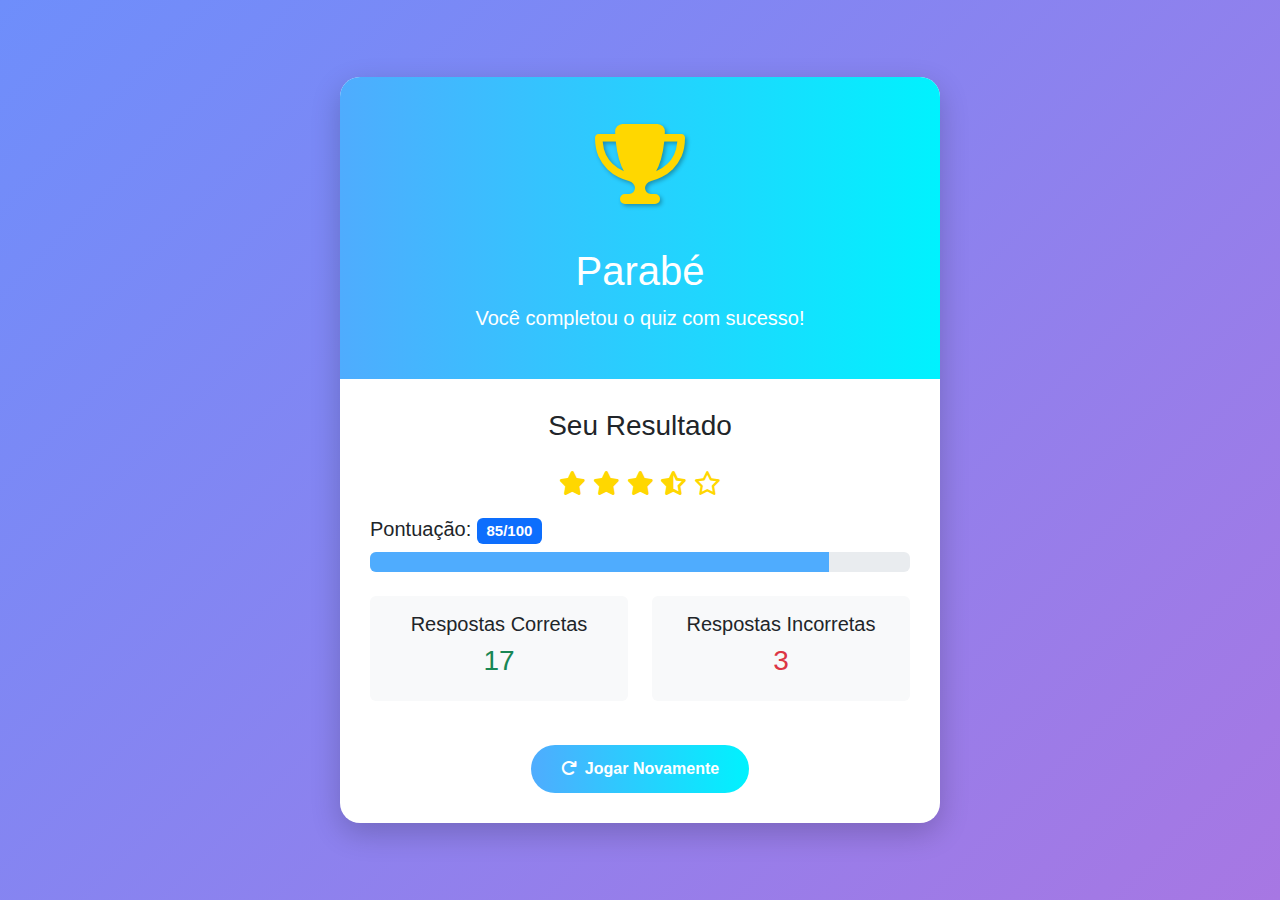
<file: teste.html>
<!DOCTYPE html>
<html lang="pt-br">
<head>
    <meta charset="UTF-8">
    <meta name="viewport" content="width=device-width, initial-scale=1.0">
    <title>Parabéns! Quiz Concluído</title>
    <!-- Bootstrap CSS -->
    <link href="https://cdn.jsdelivr.net/npm/bootstrap@5.3.0/dist/css/bootstrap.min.css" rel="stylesheet">
    <!-- Font Awesome para ícones -->
    <link rel="stylesheet" href="https://cdnjs.cloudflare.com/ajax/libs/font-awesome/6.4.0/css/all.min.css">
    <style>
        body {
            background: linear-gradient(135deg, #6e8efb, #a777e3);
            min-height: 100vh;
            display: flex;
            align-items: center;
            font-family: 'Segoe UI', Tahoma, Geneva, Verdana, sans-serif;
        }
        
        .congrats-card {
            background-color: white;
            border-radius: 20px;
            box-shadow: 0 10px 30px rgba(0, 0, 0, 0.2);
            overflow: hidden;
            max-width: 600px;
            margin: 0 auto;
            position: relative;
            animation: fadeIn 0.8s ease-in-out;
        }
        
        .header {
            background: linear-gradient(to right, #4facfe, #00f2fe);
            color: white;
            padding: 30px 20px;
            text-align: center;
            position: relative;
        }
        
        .trophy {
            font-size: 5rem;
            color: gold;
            text-shadow: 2px 2px 4px rgba(0, 0, 0, 0.3);
            margin-bottom: 20px;
            animation: bounce 1.5s infinite;
        }
        
        .confetti {
            position: absolute;
            width: 100%;
            height: 100%;
            top: 0;
            left: 0;
            pointer-events: none;
            z-index: 1;
        }
        
        .confetti-piece {
            position: absolute;
            width: 10px;
            height: 10px;
            background-color: #f00;
            opacity: 0;
        }
        
        .result-details {
            padding: 30px;
        }
        
        .progress {
            height: 20px;
            margin-bottom: 20px;
        }
        
        .progress-bar {
            background-color: #4facfe;
            transition: width 2s ease-in-out;
        }
        
        .btn-restart {
            background: linear-gradient(to right, #4facfe, #00f2fe);
            border: none;
            color: white;
            font-weight: bold;
            padding: 12px 30px;
            border-radius: 50px;
            margin-top: 20px;
            transition: all 0.3s;
        }
        
        .btn-restart:hover {
            transform: translateY(-3px);
            box-shadow: 0 5px 15px rgba(0, 0, 0, 0.2);
        }
        
        @keyframes fadeIn {
            from { opacity: 0; transform: translateY(20px); }
            to { opacity: 1; transform: translateY(0); }
        }
        
        @keyframes bounce {
            0%, 100% { transform: translateY(0); }
            50% { transform: translateY(-20px); }
        }
        
        .star-rating {
            color: #FFD700;
            font-size: 1.5rem;
            margin: 15px 0;
        }
    </style>
</head>
<body>
    <div class="container">
        <div class="congrats-card">
            <div class="header">
                <div class="trophy">
                    <i class="fas fa-trophy"></i>
                </div>
                <h1>Parabéns!</h1>
                <p class="lead">Você completou o quiz com sucesso!</p>
                <div class="confetti" id="confetti"></div>
            </div>
            
            <div class="result-details">
                <h3 class="text-center mb-4">Seu Resultado</h3>
                
                <div class="star-rating text-center">
                    <i class="fas fa-star"></i>
                    <i class="fas fa-star"></i>
                    <i class="fas fa-star"></i>
                    <i class="fas fa-star-half-alt"></i>
                    <i class="far fa-star"></i>
                </div>
                
                <div class="mb-4">
                    <h5>Pontuação: <span class="badge bg-primary">85/100</span></h5>
                    <div class="progress">
                        <div class="progress-bar" role="progressbar" style="width: 85%" aria-valuenow="85" aria-valuemin="0" aria-valuemax="100"></div>
                    </div>
                </div>
                
                <div class="row text-center mb-4">
                    <div class="col-md-6">
                        <div class="p-3 bg-light rounded">
                            <h5>Respostas Corretas</h5>
                            <h3 class="text-success">17</h3>
                        </div>
                    </div>
                    <div class="col-md-6">
                        <div class="p-3 bg-light rounded">
                            <h5>Respostas Incorretas</h5>
                            <h3 class="text-danger">3</h3>
                        </div>
                    </div>
                </div>
                
                <div class="text-center">
                    <button class="btn btn-restart">
                        <i class="fas fa-redo me-2"></i>Jogar Novamente
                    </button>
                </div>
            </div>
        </div>
    </div>

    <!-- Bootstrap JS e Popper.js -->
    <script src="https://cdn.jsdelivr.net/npm/bootstrap@5.3.0/dist/js/bootstrap.bundle.min.js"></script>
    
    <script>
        // Animação de confete
        document.addEventListener('DOMContentLoaded', function() {
            const confettiContainer = document.getElementById('confetti');
            const colors = ['#f00', '#0f0', '#00f', '#ff0', '#f0f', '#0ff'];
            
            for (let i = 0; i < 50; i++) {
                const confetti = document.createElement('div');
                confetti.classList.add('confetti-piece');
                confetti.style.left = Math.random() * 100 + '%';
                confetti.style.top = Math.random() * 100 + '%';
                confetti.style.backgroundColor = colors[Math.floor(Math.random() * colors.length)];
                confetti.style.transform = 'rotate(' + Math.random() * 360 + 'deg)';
                
                // Animação aleatória para cada confete
                const animationDuration = Math.random() * 3 + 2;
                confetti.style.animation = `fall ${animationDuration}s linear forwards`;
                
                // Criar keyframes dinamicamente
                const keyframes = `
                    @keyframes fall {
                        0% {
                            opacity: 1;
                            transform: translateY(-100px) rotate(0deg);
                        }
                        100% {
                            opacity: 0;
                            transform: translateY(${window.innerHeight}px) rotate(360deg);
                        }
                    }
                `;
                
                const style = document.createElement('style');
                style.innerHTML = keyframes;
                document.head.appendChild(style);
                
                confettiContainer.appendChild(confetti);
            }
            
            // Efeito de digitação no título
            const title = document.querySelector('.header h1');
            const originalText = title.textContent;
            title.textContent = '';
            
            let i = 0;
            const typingEffect = setInterval(() => {
                if (i < originalText.length) {
                    title.textContent += originalText.charAt(i);
                    i++;
                } else {
                    clearInterval(typingEffect);
                }
            }, 100);
        });
    </script>
</body>
</html>
</file>
<file: src/assets/fonts/fonts.css>
@import url('https://fonts.googleapis.com/css2?family=Bona+Nova+SC:ital,wght@0,400;0,700;1,400&family=Caveat:wght@400..700&family=Poppins:ital,wght@0,100;0,200;0,300;0,400;0,500;0,600;0,700;0,800;0,900;1,100;1,200;1,300;1,400;1,500;1,600;1,700;1,800;1,900&family=Roboto:ital,wght@0,100;0,300;0,400;0,500;0,700;0,900;1,100;1,300;1,400;1,500;1,700;1,900&display=swap');
@import url('https://fonts.googleapis.com/css2?family=Jost:ital,wght@0,100..900;1,100..900&display=swap');
</file>
<file: src/styles/pages/index.css>
.button {
    box-shadow: 2px 2px 2px grey;
}

.button:hover {
    transition: ease 0.3s;
    cursor: pointer;
    filter: opacity(0.8);
    outline: medium red solid;
}

#social {
    gap: 9px;
}

.box-1 {
    border: 3px black solid;
    width: 700px;
    height: 400px;
    margin-left: 35px;
    padding: 12px;
    box-shadow: 3px 3px 3px grey;
    text-align: left;
}

.cent {
    display: flex;
    justify-content: center;
    align-items: center;
}

.card {
    display: block;
    border: grey 3px solid;
    width: 800px;
    height: 940px;
    box-shadow: -10px 0 15px grey, 10px 0 15px grey;
    justify-content: space-around;
    background-color: #fff;
    text-align: center;
}

.bg-1 {
    width: 728px;
    background-color: darkgrey;
    color: darkgrey;
    margin-left: 35px;
}

.backbutton {
    width: 150px;
    height: 30px;
    box-shadow: 3px 3px 3px grey;
    margin-top: 5px;
}

.pointer:hover {
    cursor: pointer;
}

.custom-button {
    background-color: white;
    border: 10px solid #F0A500;
    padding: 10px 20px;
    font-weight: bold;
    color: #333;
    border-radius: 10px;
    box-shadow: inset 0 0 0 5px #A55F00;
    width: 300px; /* Largura fixa */
    height: 80px; /* Altura fixa */
    overflow: hidden; /* Esconde qualquer conteúdo que ultrapasse os limites */
    display: flex;
    justify-content: center;
    align-items: center;
    text-align: center;
}

.custom-button:hover {
    background-color: limegreen;
}

.borda-pergunta {
    border: 3px solid grey;
    box-shadow: 3px 3px 5px grey;
    box-sizing: border-box;
    border-radius: 10px;
    max-width: fit-content;
    margin: 0 auto;
}

div#social>a>img {
    width: 50px;
}

.newtralstudios {
    position: fixed;
    bottom: 0;
    left: 0;
    margin-bottom: 10px;
    margin-left: 20px;
}

.fail {
    margin: 0 auto;
}

.fail {
    font-family: Caveat;
    font-size: 150px;
    border: 3px solid grey;
    box-shadow: 3px 3px 3px grey;
    user-select: none;
    background-color: transparent;
}

.fail:hover {
    cursor: pointer;
    color: darkgreen;
}

#mensagem {
    visibility: hidden;
    margin-top: 50px;
    text-align: center;
    font-family: Poppins;
    font-size: 24px;
}

button.rounded-5:hover {
    transition: ease 0.2s;
    background-color: red;
}

button.rounded-5 {
    border: 3px solid rgba(0, 0, 0, 0.584);
}
button.green:hover {
    transition: ease 0.2s;
    background-color: darkgreen;
}

div#escondido {
    margin-left: 900px;
    font-size: 28px;
    font-family: Jost;
    width: 120px;
    opacity: 0;
}

div#escondido:hover {
    opacity: 1;
    cursor: pointer;
    border: 8px solid black;
    background-color: purple;
    color: white;
    border-radius: 50%;
}
</file>
<file: src/styles/components/responsive.css>
/* MOBILE */
@media screen and (max-width: 799px) {
    span.text-center {
        display: block;
    }

    img.brain {
        width: 400px;
    }

    div.buttons {
        flex-direction: column;
    }

    div.buttons {
        margin-top: 50px;
    }

    #startbutton {
        margin-top: 50px;
    }

    footer {
        margin-top: 20px;
    }

    button.relatorio {
        visibility: hidden;
    }

    div.question {
        flex-direction: column;
        gap: 15px;
    }

    div#startbutton {
        width: 240px;
        height: 120px;
    }

    div.fail {
        margin: 0 auto;
        margin-top: 50px;
    }
    
    div.fail>h1 {
        font-family: Caveat;
        border: 3px solid grey;
        box-shadow: 3px 3px 3px grey;
        user-select: none;
        font-size: 80px;  
    }

    div.fail>h1:hover {
        cursor: pointer;
        color: purple;
    }
}

/* NOTEBOOK */

@media screen and (min-width: 800px) and (max-width: 1492px) {

    img.brain {
        width: 800px;
    }

    span.text-center {
        display: none;
    }

    div.buttons {
        margin-top: 50px;
    }

    #startbutton {
        margin-top: 50px;
    }

    footer {
        position: fixed;
        bottom: 0;
        left: 0;
        margin-bottom: 10px;
    }

    div.question {
        gap: 50px;
    }

    div.fail {
        margin: 0 auto;
        margin-top: 50px;
    }
    
    div.fail>h1 {
        font-family: Caveat;
        border: 3px solid grey;
        box-shadow: 3px 3px 3px grey;
        user-select: none;
        font-size: 120px;  
    }

    div.fail>h1:hover {
        cursor: pointer;
        color: darkslateblue;
    }

    div#startbutton {
        width: 350px;
        height: 150px;
    }
}

/* PC */

@media screen and (min-width: 1493px) {
    div.buttons {
        margin-top: 100px;
    }

    span.text-center {
        display: none;
    }

    footer {
        position: fixed;
        bottom: 0;
        left: 0;
        margin-bottom: 10px;
    }

    div.question {
        gap: 50px;
    }

    #startbutton {
        margin-top: 100px;
    }
}
</file>
<file: src/styles/global.css>
body {
    width: 100%;
    height: 100vh;
}
</file>
<file: src/styles/components/animations.css>
@keyframes circle-out-center2 {
    from {
        clip-path: circle(0%);
    }
    to {
        clip-path: circle(125%);
    }
}

.circle-out-animation2 {
    animation: 2.5s cubic-bezier(.25, 1, .30, 1) circle-out-center2 both;
}

  @keyframes circle-in-center {
    from {
      clip-path: circle(0%);
    }
    to {
      clip-path: circle(125%);
    }
  }
  
  [transition-style="in:circle:center"] {
    animation: 2.5s cubic-bezier(.25, 1, .30, 1) circle-in-center both;
  }

  @keyframes circle-out-hesitate {
    0% {
        clip-path: circle(125%);
    }
    40% {
        clip-path: circle(40%);
    }
    100% {
        clip-path: circle(0%);
        
    }
}

.circle-out-animation {
    animation: 2.5s cubic-bezier(.25, 1, .30, 1) circle-out-hesitate both;
}

@keyframes circle-in-hesitate {
    0% {
      clip-path: circle(0%);
    }
    40% {
      clip-path: circle(40%);
    }
    100% {
      clip-path: circle(125%);
    }
  }
  
  .in-circle-hesitate {
    animation: 2.5s cubic-bezier(.25, 1, .30, 1) circle-in-hesitate both;
  }
</file>
